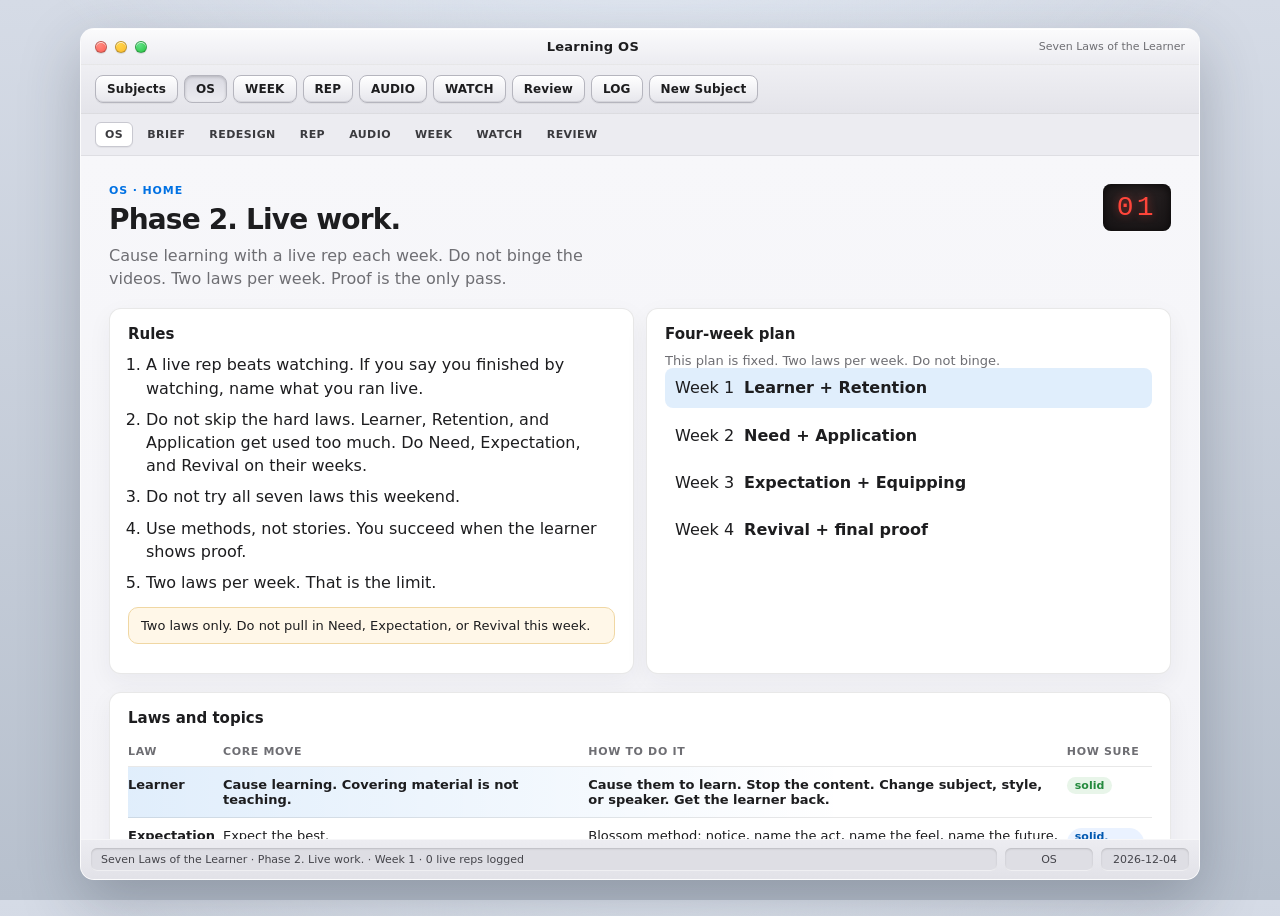
<file: index.html>
<!doctype html>
<html lang="en">
  <head>
    <meta charset="UTF-8" />
    <link rel="icon" type="image/svg+xml" href="/favicon.svg" />
    <link rel="apple-touch-icon" href="/icons/apple-touch-icon.svg" />
    <link rel="manifest" href="/manifest.webmanifest" />
    <meta
      name="viewport"
      content="width=device-width, initial-scale=1, viewport-fit=cover"
    />
    <meta name="theme-color" content="#ececf1" />
    <meta name="mobile-web-app-capable" content="yes" />
    <meta name="apple-mobile-web-app-capable" content="yes" />
    <meta name="apple-mobile-web-app-title" content="Learning OS" />
    <meta name="apple-mobile-web-app-status-bar-style" content="default" />
    <title>Learning OS</title>
    <script type="module" crossorigin src="/assets/index-CJj4pgzK.js"></script>
    <link rel="stylesheet" crossorigin href="/assets/index-CvzE1RB4.css">
  </head>
  <body>
    <div id="app"></div>
  </body>
</html>
</file>
<file: assets/index-CvzE1RB4.css>
:root{--desk-a:#d5dbe6;--desk-b:#b7c0cd;--window:#f3f3f7;--card:#fff;--ink:#1d1d1f;--muted:#6e6e73;--line:#1d1d1f1a;--accent:#0071e3;--accent-soft:#0071e31f;--pass:#248a3d;--fail:#d70015;--lcd:#161314;--led:#ff453a;--shadow:0 22px 60px #28303e47;--radius:14px;--font:-apple-system, BlinkMacSystemFont, "SF Pro Text", "Segoe UI", system-ui, sans-serif;--mono:"SF Mono", ui-monospace, "Cascadia Mono", Menlo, monospace;--safe-t:env(safe-area-inset-top,0px);--safe-r:env(safe-area-inset-right,0px);--safe-b:env(safe-area-inset-bottom,0px);--safe-l:env(safe-area-inset-left,0px)}*{box-sizing:border-box}html{-webkit-text-size-adjust:100%;-moz-text-size-adjust:100%;text-size-adjust:100%;height:100%;overflow-x:hidden}html,body{max-width:100%;min-height:100dvh;margin:0}body{font-family:var(--font);color:var(--ink);background:radial-gradient(1200px 700px at 50% -20%, #e7eef8 0%, transparent 55%), linear-gradient(180deg, var(--desk-a), var(--desk-b));overflow-x:hidden}button,input,textarea,select{font:inherit;color:inherit}button{touch-action:manipulation}#app{max-width:100%;min-height:100dvh}.desk{justify-content:center;align-items:center;min-height:100vh;padding:28px 20px 36px;display:flex}.window{background:var(--window);border-radius:var(--radius);width:min(1120px,100%);min-width:0;box-shadow:inset 0 1px 0 #ffffffe6, inset 0 0 0 1px #0000000f, var(--shadow);border:1px solid #ffffffb3;flex-direction:column;min-height:min(720px,100dvh);max-height:calc(100dvh - 48px);display:flex;overflow:hidden}.window.is-max{border-radius:0;width:100%;min-height:100vh;max-height:100vh}.window.is-min{min-height:0}.window.is-closed{display:none}.titlebar{background:linear-gradient(#fbfbfc,#ececf1);border-bottom:1px solid #00000014;grid-template-columns:auto 1fr auto;align-items:center;gap:12px;padding:10px 14px;display:grid;box-shadow:inset 0 1px #fff}.traffic{gap:8px;display:flex}.orb{cursor:pointer;border:1px solid #00000040;border-radius:50%;width:12px;height:12px;padding:0;box-shadow:inset 0 1px #ffffffb3,0 1px 1px #0000001f}.orb.close{background:radial-gradient(circle at 35% 30%,#ff8a80,#ff5f57)}.orb.min{background:radial-gradient(circle at 35% 30%,#ffd54a,#febc2e)}.orb.max{background:radial-gradient(circle at 35% 30%,#62e08a,#28c840)}.caption{text-align:center;letter-spacing:.02em;margin:0;font-size:13px;font-weight:600}.caption-meta{color:var(--muted);text-overflow:ellipsis;white-space:nowrap;justify-self:end;max-width:220px;font-size:11px;overflow:hidden}.toolbar{background:linear-gradient(#efeff3,#e4e4ea);border-bottom:1px solid #00000014;flex-wrap:wrap;gap:6px;padding:10px 14px;display:flex}.commands{background:#ececf1;border-bottom:1px solid #0000000f;flex-wrap:wrap;gap:4px;padding:8px 14px;display:flex}.bevel{appearance:none;letter-spacing:.01em;cursor:pointer;background:linear-gradient(#fff,#e6e6ec);border:1px solid #b5b5be;border-radius:8px;padding:6px 11px;font-size:12px;font-weight:600;box-shadow:inset 0 1px #fffffff2,inset 0 -1px #00000014,0 1px 1px #0000000d}.bevel:hover{background:linear-gradient(#fff,#dedee6)}.bevel:active,.bevel.is-active{background:linear-gradient(#d9d9e1,#ececf1);box-shadow:inset 0 1px 3px #0000002e}.bevel:disabled{opacity:.55;cursor:default}.bevel.accent{color:#fff;background:linear-gradient(#3d9bff,#0071e3);border-color:#055fb8;box-shadow:inset 0 1px #ffffff59,0 1px 2px #0071e340}.bevel.accent:active,.bevel.accent.is-active{background:linear-gradient(#0060c7,#1480ee)}.bevel.pass{color:#fff;background:linear-gradient(#34c759,#248a3d);border-color:#1f7a36}.bevel.fail{color:#fff;background:linear-gradient(#ff6961,#d70015);border-color:#b00012}.cmd{appearance:none;letter-spacing:.04em;text-transform:uppercase;color:#3a3a3e;cursor:pointer;background:0 0;border:1px solid #0000;border-radius:6px;padding:5px 9px;font-size:11px;font-weight:650}.cmd:hover,.cmd.is-active{background:#fff;border-color:#c8c8d0;box-shadow:inset 0 1px #fff,0 1px 1px #0000000d}.body{background:linear-gradient(#f7f7fa,#f3f3f7);flex:1;min-width:0;padding:28px 28px 24px;overflow:auto}.statusbar{background:linear-gradient(#ececf1,#e2e2e8);border-top:1px solid #ffffffb3;grid-template-columns:1fr auto auto;gap:8px;padding:8px 10px;display:grid}.well{color:#44444a;text-overflow:ellipsis;white-space:nowrap;background:#dedee4;border-radius:6px;padding:5px 10px;font-size:11px;overflow:hidden;box-shadow:inset 0 1px 2px #00000029,inset 0 -1px #fff9}.well-snap{text-align:center;min-width:88px}.stack{flex-direction:column;gap:18px;display:flex}.hero-row{justify-content:space-between;align-items:flex-start;gap:16px;display:flex}.kicker{letter-spacing:.08em;text-transform:uppercase;color:var(--accent);margin:0 0 6px;font-size:11px;font-weight:700}h2{letter-spacing:-.03em;margin:0 0 8px;font-size:28px;font-weight:650}h3{margin:0 0 10px;font-size:15px;font-weight:650}.lede,.hint,p,h2,h3,td{overflow-wrap:break-word}.lede{color:var(--muted);max-width:52ch;margin:0;line-height:1.45}.hint{color:var(--muted);margin:10px 0 0;font-size:13px}.card{background:var(--card);border:1px solid var(--line);border-radius:12px;padding:16px 18px;box-shadow:inset 0 1px #fffc,0 8px 24px #1e23320d}.card.is-selected,.card.day.is-today{box-shadow:0 0 0 3px var(--accent-soft), 0 8px 24px #1e23320d;border-color:#0071e359}.card-grid,.day-grid,.video-grid{gap:12px;display:grid}.card-grid{grid-template-columns:repeat(auto-fit,minmax(240px,1fr))}.day-grid{grid-template-columns:repeat(auto-fit,minmax(220px,1fr))}.video-grid{grid-template-columns:repeat(auto-fit,minmax(280px,1fr))}.split{grid-template-columns:1fr 1fr;gap:12px;display:grid}.card-top,.day header,.row-actions{flex-wrap:wrap;align-items:center;gap:8px;display:flex}.card-top h3,.day header{margin-bottom:8px}.meta{color:var(--muted);font-size:12px}.pill{background:#ececf1;border-radius:999px;align-items:center;padding:2px 8px;font-size:11px;font-weight:650;display:inline-flex}.pill.quiet{color:var(--muted)}.pill.accent{background:var(--accent-soft);color:var(--accent)}.pill.solid{color:var(--pass);background:#e8f5e9}.pill.solid-secondary{color:#0058b0;background:#eaf2ff}.pill.provisional{color:#8a5a00;background:#fff4d6}.pill.pass{color:var(--pass);background:#e8f5e9}.pill.fail{color:var(--fail);background:#ffecec}.rules,.campaign,.brief-lines,.log-list{flex-direction:column;gap:8px;margin:0;padding:0;list-style:none;display:flex}.rules{padding-left:18px;list-style:decimal}.rules li,.campaign li{line-height:1.45}.callout,.callout-card{background:#fff7e8;border:1px solid #f0d7a3;border-radius:10px;padding:10px 12px;font-size:13px}.campaign button{text-align:left;border-radius:8px;gap:10px;width:100%;padding:8px 10px;display:flex}.campaign .is-now button{background:var(--accent-soft)}.plain{appearance:none;cursor:pointer;background:0 0;border:0;padding:0}.plain.strong{font-weight:700}.table-wrap{overflow-x:auto}.stack-table{border-collapse:collapse;width:100%;font-size:13px}.stack-table th{text-align:left;letter-spacing:.06em;text-transform:uppercase;color:var(--muted);border-bottom:1px solid var(--line);padding:8px 8px 8px 0;font-size:11px}.stack-table td{border-bottom:1px solid var(--line);vertical-align:top;padding:10px 8px 10px 0}.stack-table tr.on-week{background:linear-gradient(90deg, var(--accent-soft), transparent 70%)}.stack-table tr.is-selected td{font-weight:600}.lcd,.lcd-mini{font-family:var(--mono);background:radial-gradient(circle at 50% 0, #2a2324, var(--lcd));color:var(--led);letter-spacing:.12em;text-shadow:0 0 8px #ff453a73;border-radius:8px;box-shadow:inset 0 2px 8px #000000a6,0 1px #fff6}.lcd{text-align:center;min-width:132px;padding:10px 16px;font-size:36px}.lcd.is-done{color:#30d158;text-shadow:0 0 8px #30d15880}.lcd-mini{padding:8px 14px;font-size:28px}.timer-block{flex-direction:column;align-items:flex-end;gap:8px;display:flex}.timer-actions,.row-actions{flex-wrap:wrap;gap:8px;display:flex}.move,.rep-line{font-size:14px;line-height:1.45}.move strong,.rep-line strong{letter-spacing:.08em;color:var(--muted);margin-bottom:4px;font-size:10px;display:block}.field{flex-direction:column;gap:6px;margin-bottom:12px;font-size:13px;font-weight:600;display:flex}.field.inline{max-width:240px}input,textarea,select{background:#fff;border:1px solid #c7c7cc;border-radius:8px;width:100%;padding:8px 10px;font-weight:400;box-shadow:inset 0 1px 2px #0000000f}textarea{resize:vertical;min-height:80px}.script p{max-width:68ch;margin:0;font-size:17px;line-height:1.55}.watch-strip{grid-template-columns:repeat(auto-fit,minmax(220px,1fr));gap:12px;display:grid}.video-card{background:var(--card);border:1px solid var(--line);border-radius:12px;flex-direction:column;gap:10px;display:flex;overflow:hidden;box-shadow:0 8px 24px #1e23320d}.poster,.yt{aspect-ratio:16/9;background:#111;border:0;width:100%;display:block}.poster{cursor:pointer;padding:0;position:relative}.poster img{object-fit:cover;width:100%;height:100%;display:block}.play-glyph{color:#fff;background:#000000b8;border-radius:10px;place-items:center;width:52px;height:36px;font-size:14px;display:grid;position:absolute;inset:50% auto auto 50%;transform:translate(-50%,-50%);box-shadow:inset 0 1px #fff3}.poster-title{color:#fff;text-shadow:0 1px 4px #0009;font-size:12px;font-weight:650;position:absolute;bottom:8px;left:10px}.do-after{padding:0 12px 12px;font-size:13px}.do-after p{margin:4px 0 10px}.log-item time{color:var(--muted);margin-bottom:6px;font-size:12px;display:block}.topic-block{border:1px solid var(--line);border-radius:10px;margin:0 0 12px;padding:12px}.pair-row{align-items:center;gap:8px;margin-bottom:8px;display:flex}.pair-row select{flex:1}.step-indicator{color:var(--muted);font-size:13px;font-weight:650}.empty{text-align:left}.modal-layer{z-index:50;background:#1c202873;place-items:center;padding:20px;display:grid;position:fixed;inset:0}.modal-layer .modal{width:min(520px,100%);max-height:90vh;overflow:auto;box-shadow:0 24px 64px #14182059}.modal-layer textarea{margin:8px 0 12px}.restore{appearance:none;box-shadow:var(--shadow);cursor:pointer;background:linear-gradient(#fff,#ececf1);border:1px solid #b5b5be;border-radius:12px;flex-direction:column;align-items:flex-start;padding:10px 14px;display:flex;position:fixed;bottom:24px;left:24px}.restore small{color:var(--muted)}.dock{display:none}.video-card iframe,.video-card .yt{aspect-ratio:16/9;border:0;width:100%;max-width:100%;height:auto}@media (width<=768px){.desk{padding:calc(8px + var(--safe-t)) calc(8px + var(--safe-r)) calc(8px + var(--safe-b)) calc(8px + var(--safe-l));align-items:stretch;min-height:100dvh}.window,.window.is-max{width:100%;min-height:calc(100dvh - 16px - var(--safe-t) - var(--safe-b));max-height:calc(100dvh - 16px - var(--safe-t) - var(--safe-b));border-radius:12px}@media (display-mode:standalone){.desk{padding:0}.window,.window.is-max{min-height:100dvh;max-height:100dvh;padding-top:var(--safe-t);border-radius:0}}.titlebar{grid-template-columns:auto 1fr;padding:4px 8px 4px 4px}.traffic{gap:0}.orb{width:44px;height:44px;box-shadow:none;background-color:#0000;background-position:50%;background-repeat:no-repeat;background-size:12px 12px;border:0}.orb.close{background-image:radial-gradient(circle at 35% 30%,#ff8a80,#ff5f57)}.orb.min{background-image:radial-gradient(circle at 35% 30%,#ffd54a,#febc2e)}.orb.max{background-image:radial-gradient(circle at 35% 30%,#62e08a,#28c840)}.caption-meta{display:none}.toolbar{-webkit-overflow-scrolling:touch;scrollbar-width:none;flex-wrap:nowrap;gap:8px;padding:8px 12px;overflow:auto hidden}.toolbar::-webkit-scrollbar{display:none}.toolbar .bevel{border-radius:999px;flex:none;min-width:44px;min-height:44px;padding:10px 14px;font-size:13px}.commands{display:none}.body{min-width:0;padding:16px 14px 18px}.statusbar{grid-template-columns:1fr auto;gap:6px;padding:6px 10px}.well-snap:last-child{display:none}.dock{padding:6px 6px calc(8px + var(--safe-b));background:linear-gradient(#f7f7fa,#ececf1);border-top:1px solid #00000014;grid-template-columns:repeat(5,minmax(0,1fr));gap:2px;display:grid}.dock button{letter-spacing:.04em;background:0 0;border:0;border-radius:10px;flex-direction:column;justify-content:center;align-items:center;gap:1px;min-width:0;min-height:44px;padding:6px 4px;font-size:11px;font-weight:750;display:flex}.dock small{letter-spacing:0;text-transform:none;color:var(--muted);font-size:9px;font-weight:600;line-height:1.1}.dock button.is-active small{color:var(--accent)}.dock button.is-active{color:var(--accent);background:#fff;box-shadow:inset 0 1px #fff,0 1px 2px #00000014}.split,.hero-row{flex-direction:column;grid-template-columns:1fr}.timer-block{align-items:stretch;width:100%}.lcd{place-items:center;width:100%;min-height:72px;font-size:clamp(40px,14vw,56px);display:grid}.timer-actions,.thumb-row,.do-after .row-actions{width:100%}.timer-actions .bevel,.thumb-row .bevel,.do-after .row-actions .bevel{flex:1;min-width:44px;min-height:48px}.bevel,.cmd,.campaign button,.week-switch .bevel{min-height:44px}.week-switch{gap:8px;width:100%;display:flex}.week-switch .bevel{flex:1}h2{overflow-wrap:anywhere;font-size:24px}.lede{max-width:100%}.card-grid,.day-grid,.video-grid,.watch-strip{grid-template-columns:1fr}.stack-table thead{display:none}.stack-table,.stack-table tbody,.stack-table tr,.stack-table td{width:100%;display:block}.stack-table tr{border-bottom:1px solid var(--line);padding:10px 0 12px}.stack-table td{border:0;padding:4px 0}.stack-table td:before{content:attr(data-label);letter-spacing:.06em;text-transform:uppercase;color:var(--muted);margin-bottom:2px;font-size:10px;display:block}.stack-table .plain.strong{align-items:center;min-height:44px;display:inline-flex}input,textarea,select{max-width:100%;min-height:44px;font-size:16px}textarea{min-height:120px}.pair-row{flex-wrap:wrap}.pair-row select{flex:100%;min-width:0}.modal-layer{padding:calc(16px + var(--safe-t)) calc(12px + var(--safe-r)) calc(16px + var(--safe-b)) calc(12px + var(--safe-l));align-items:end}.modal-layer .modal{width:100%;max-height:min(90dvh,100%)}.restore{left:calc(12px + var(--safe-l));bottom:calc(72px + var(--safe-b));min-height:44px}}
</file>
